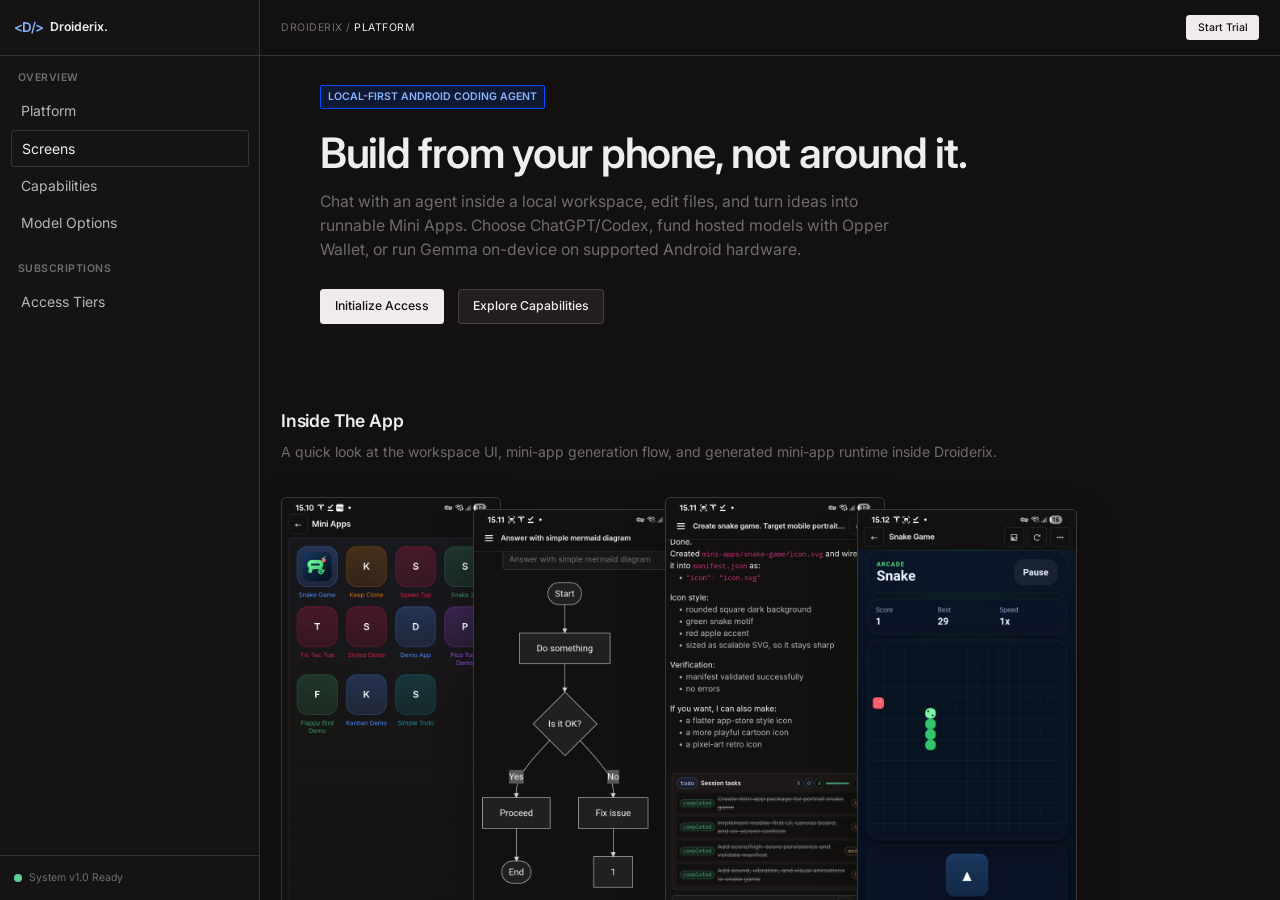
<file: website/index.html>
<!DOCTYPE html>
<html lang="en">
<head>
    <meta charset="UTF-8">
    <meta name="viewport" content="width=device-width, initial-scale=1.0">
    <meta name="description" content="A local-first coding agent for Android with local workspaces, Mini Apps, hosted model options, and optional on-device Gemma inference.">
    <title>Droiderix | Local-First Coding Agent for Android</title>
    <link rel="icon" type="image/png" href="droiderix-logo-gray.png">
    <link rel="preconnect" href="https://fonts.googleapis.com">
    <link rel="preconnect" href="https://fonts.gstatic.com" crossorigin>
    <!-- Using Inter to strictly match the Android app's typography as requested -->
    <link href="https://fonts.googleapis.com/css2?family=Inter:wght@400;500;600&display=swap" rel="stylesheet">
    <link rel="stylesheet" href="style.css">
</head>
<body>
    <div class="app-layout">
        <aside class="sidebar">
            <div class="sidebar-header">
                <div class="logo">
                    <span class="logo-mark" aria-hidden="true">&lt;D/&gt;</span>
                    <span>Droiderix.</span>
                </div>
            </div>
            
            <nav class="sidebar-nav">
                <div class="nav-group-title">Overview</div>
                <a href="#hero" class="nav-item active">Platform</a>
                <a href="#screens" class="nav-item">Screens</a>
                <a href="#capabilities" class="nav-item">Capabilities</a>
                <a href="#models" class="nav-item">Model Options</a>
                
                <div class="nav-group-title">Subscriptions</div>
                <a href="#pricing" class="nav-item">Access Tiers</a>
            </nav>

            <div class="sidebar-footer">
                <div class="status-indicator">
                    <div class="status-dot"></div>
                    <span>System v1.0 Ready</span>
                </div>
            </div>
        </aside>

        <main class="main-content">
            <header class="topbar">
                <div class="breadcrumb">DROIDERIX / <span class="text-strong">PLATFORM</span></div>
                <div class="topbar-actions">
                    <a href="#pricing" class="btn btn-primary btn-sm">Start Trial</a>
                </div>
            </header>

            <div class="content-scroll">
                <section id="hero" class="section-hero fade-in">
                    <div class="hero-badge">LOCAL-FIRST ANDROID CODING AGENT</div>
                    <h1>Build from your phone, not around it.</h1>
                    <p class="hero-subtext">Chat with an agent inside a local workspace, edit files, and turn ideas into runnable Mini Apps. Choose ChatGPT/Codex, fund hosted models with Opper Wallet, or run Gemma on-device on supported Android hardware.</p>
                    <div class="hero-actions">
                        <a href="#pricing" class="btn btn-primary">Initialize Access</a>
                        <a href="#capabilities" class="btn btn-secondary">Explore Capabilities</a>
                    </div>
                </section>

                <section id="screens" class="section-screens fade-in stagger-1">
                    <div class="section-title-wrap">
                        <h2>Inside The App</h2>
                        <p class="text-muted">A quick look at the workspace UI, mini-app generation flow, and generated mini-app runtime inside Droiderix.</p>
                    </div>

                    <div class="screenshot-stack" aria-label="Droiderix app screenshots">
                        <figure class="panel screenshot-panel screenshot-panel-1">
                            <img src="screenshots/app-grid.jpg" alt="Droiderix workspace overview" class="screenshot-image">
                        </figure>

                        <figure class="panel screenshot-panel screenshot-panel-2">
                            <img src="screenshots/simple-chat.jpg" alt="Droiderix chat session" class="screenshot-image">
                        </figure>

                        <figure class="panel screenshot-panel screenshot-panel-3">
                            <img src="screenshots/mini-app-generator.jpg" alt="Droiderix mini-app generator" class="screenshot-image">
                        </figure>

                        <figure class="panel screenshot-panel screenshot-panel-4">
                            <img src="screenshots/mini-app-snake-game.jpg" alt="Generated mini-app running in Droiderix" class="screenshot-image">
                        </figure>
                    </div>

                    <div class="screenshot-notes">
                        <div class="panel screenshot-note">
                            <h3>Workspace Overview</h3>
                            <p>Browse core surfaces from the Android app shell, including chats, files, generated mini-apps, and settings.</p>
                        </div>
                        <div class="panel screenshot-note">
                            <h3>Agent Chat</h3>
                            <p>Run tasks in persistent, workspace-scoped chats using your selected hosted or on-device model.</p>
                        </div>
                        <div class="panel screenshot-note">
                            <h3>Mini-App Generator</h3>
                            <p>Turn natural-language requests into runnable mini-app workflows inside the app runtime.</p>
                        </div>
                        <div class="panel screenshot-note">
                            <h3>Generated Runtime</h3>
                            <p>Launch and reuse generated mini-apps directly inside Droiderix without leaving the workspace.</p>
                        </div>
                    </div>
                </section>

                <section id="capabilities" class="section-grid fade-in stagger-2">
                    <div class="section-title-wrap section-title-brand">
                        <div>
                            <h2>Mini-Apps + Agent Runtime</h2>
                            <p class="text-muted">Droiderix stands out by pairing workspace-scoped agent execution with generated mini-app workflows that run inside the app host.</p>
                        </div>
                        <img src="droiderix-logo-gray.png" alt="Droiderix logo" class="section-logo-mark">
                    </div>
                    
                    <div class="grid-container">
                        <div class="panel capability-panel">
                            <div class="panel-icon">
                                <svg width="20" height="20" viewBox="0 0 24 24" fill="none" stroke="currentColor" stroke-width="1.5"><path d="M8 5H16M8 9H16M8 13H12M6 3H18A2 2 0 0 1 20 5V19A2 2 0 0 1 18 21H6A2 2 0 0 1 4 19V5A2 2 0 0 1 6 3Z" stroke-linecap="round" stroke-linejoin="round"/></svg>
                            </div>
                            <h3>Generate Runnable Mini-Apps</h3>
                            <p>Use the agent to create mini-app workflows inside your workspace, then discover, validate, launch, and reuse them directly in the Droiderix runtime.</p>
                        </div>

                        <div class="panel capability-panel">
                            <div class="panel-icon">
                                <svg width="20" height="20" viewBox="0 0 24 24" fill="none" stroke="currentColor" stroke-width="1.5"><path d="M9.5 2L14.5 22M5 8l-3 4 3 4M19 8l3 4-3 4" stroke-linecap="round" stroke-linejoin="round"/></svg>
                            </div>
                            <h3>Local Workspaces</h3>
                            <p>Keep each project in its own app-managed workspace with scoped file access, persistent chats, drafts, and run state.</p>
                        </div>

                        <div class="panel capability-panel">
                            <div class="panel-icon">
                                <svg width="20" height="20" viewBox="0 0 24 24" fill="none" stroke="currentColor" stroke-width="1.5"><path d="M4 17L10 11L4 5M12 19H20" stroke-linecap="round" stroke-linejoin="round"/></svg>
                            </div>
                            <h3>Focused Agent Tools</h3>
                            <p>Let the agent work with local files, local git status and diffs, memory, clipboard, HTTP fetches, web-to-Markdown, and device status.</p>
                        </div>

                        <div class="panel capability-panel">
                            <div class="panel-icon">
                                <svg width="20" height="20" viewBox="0 0 24 24" fill="none" stroke="currentColor" stroke-width="1.5"><path d="M12 2v20M17 5H9.5a3.5 3.5 0 0 0 0 7h5a3.5 3.5 0 0 1 0 7H6" stroke-linecap="round" stroke-linejoin="round"/></svg>
                            </div>
                            <h3>Choose Your Model Path</h3>
                            <p>Sign in with ChatGPT/Codex, use Opper Wallet to access hosted models, or install Gemma-4-E2B for local LiteRT inference on supported devices.</p>
                        </div>

                        <div class="panel capability-panel">
                            <div class="panel-icon">
                                <svg width="20" height="20" viewBox="0 0 24 24" fill="none" stroke="currentColor" stroke-width="1.5"><path d="M12 6V12L16 14M22 12A10 10 0 1 1 2 12A10 10 0 0 1 22 12Z" stroke-linecap="round" stroke-linejoin="round"/></svg>
                            </div>
                            <h3>On-Device Gemma</h3>
                            <p>Download the optional Gemma-4-E2B model once, then keep prompts and inference on your device without a hosted model connection.</p>
                        </div>

                        <div class="panel capability-panel">
                            <div class="panel-icon">
                                <svg width="20" height="20" viewBox="0 0 24 24" fill="none" stroke="currentColor" stroke-width="1.5"><path d="M5 4H19V20L12 16L5 20V4Z" stroke-linecap="round" stroke-linejoin="round"/></svg>
                            </div>
                            <h3>Local-First Persistence</h3>
                            <p>Workspaces, chats, memories, settings, and Mini App permissions stay in app-managed storage. Provider credentials use Android secure storage.</p>
                        </div>

                        <div class="panel capability-panel">
                            <div class="panel-icon">
                                <svg width="20" height="20" viewBox="0 0 24 24" fill="none" stroke="currentColor" stroke-width="1.5"><path d="M8 7V3M16 7V3M4 11H20M6 5H18A2 2 0 0 1 20 7V19A2 2 0 0 1 18 21H6A2 2 0 0 1 4 19V7A2 2 0 0 1 6 5Z" stroke-linecap="round" stroke-linejoin="round"/></svg>
                            </div>
                            <h3>Backup &amp; Restore</h3>
                            <p>Export an explicit backup when you need one and restore your local Droiderix data without depending on a Droiderix cloud account.</p>
                        </div>
                    </div>
                </section>

                <section id="models" class="section-models fade-in stagger-2">
                    <div class="section-title-wrap">
                        <h2>Choose Where Inference Runs</h2>
                        <p class="text-muted">Droiderix does not operate an inference proxy. Use a hosted provider directly, choose models through Opper Wallet, or keep inference on your Android device.</p>
                    </div>

                    <div class="model-paths">
                        <div class="panel model-path model-path-primary">
                            <div class="model-kicker">Europe-Hosted Options</div>
                            <h3>Choose models with Opper Wallet</h3>
                            <p>Top up your wallet and select from hosted providers and models, including Europe-hosted options when available. Requests go from Droiderix to Opper's gateway, which may route them to your selected model provider.</p>
                        </div>

                        <div class="panel model-path">
                            <div class="model-kicker">Direct Provider</div>
                            <h3>Sign in with ChatGPT / Codex</h3>
                            <p>Use your OpenAI access for hosted inference while Droiderix keeps the workspace and agent runtime on your phone. Prompts and requested context go directly to the provider, not through a Droiderix backend.</p>
                        </div>

                        <div class="panel model-path model-path-offline">
                            <div class="model-path-heading">
                                <div class="model-kicker">Fully On-Device</div>
                                <h3>Take Gemma offline</h3>
                            </div>
                            <div class="model-path-copy">
                                <p>On supported Android 12+ hardware, download Gemma-4-E2B once and run prompts and inference locally with LiteRT. No cloud login or model usage fee is required. Network tools connect only when you choose to use them.</p>
                                <div class="model-facts" aria-label="On-device Gemma benefits">
                                    <span>Local prompts</span>
                                    <span>Local inference</span>
                                    <span>No model usage fee</span>
                                </div>
                            </div>
                        </div>
                    </div>

                    <p class="model-note">Model availability, data residency, retention, and regional processing depend on the provider and model you select.</p>
                </section>

                <section id="pricing" class="section-pricing fade-in stagger-2">
                    <div class="section-title-wrap">
                        <h2>Access Plans</h2>
                        <p class="text-muted">Try every v1 feature free for 7 days. Subscribe through Google Play if Droiderix earns a place on your phone. Hosted model subscriptions or usage are separate; on-device Gemma inference has no model usage fee.</p>
                    </div>

                    <div class="pricing-container">
                        <div class="panel pricing-panel">
                            <div class="tier-header">Monthly</div>
                            <div class="tier-price">€2.99<span class="period">/mo</span></div>
                            <ul class="tier-features">
                                <li>All Play v1 features</li>
                                <li>7-day free trial</li>
                                <li>Cancel through Google Play</li>
                            </ul>
                            <a href="https://play.google.com/store/apps/details?id=com.droiderix.app" class="btn btn-secondary w-full">View on Google Play</a>
                        </div>

                        <div class="panel pricing-panel featured-panel">
                            <div class="featured-badge">Best Value</div>
                            <div class="tier-header">Annual</div>
                            <div class="tier-price">€24.99<span class="period">/yr</span></div>
                            <ul class="tier-features">
                                <li>All Play v1 features</li>
                                <li>Save 30% vs monthly</li>
                                <li>7-day free trial</li>
                            </ul>
                            <a href="https://play.google.com/store/apps/details?id=com.droiderix.app" class="btn btn-primary w-full">View on Google Play</a>
                        </div>
                    </div>
                </section>
                
                <footer class="app-footer">
                    <div>DROIDERIX</div>
                    <div class="text-muted">Local-first Android coding agent with persistent workspaces, Mini Apps, hosted model options, and optional on-device Gemma.<br>Built with .NET MAUI and Blazor. No Droiderix cloud account, analytics SDK, or ads.<br><a href="privacy.html">Privacy Policy</a></div>
                </footer>
            </div>
        </main>
    </div>

    <!-- Minimal JS to handle active link state -->
    <script>
        const observer = new IntersectionObserver((entries) => {
            entries.forEach(entry => {
                if (entry.isIntersecting) {
                    entry.target.classList.add('visible');
                    
                    // Update navigation automatically
                    const id = entry.target.getAttribute('id');
                    document.querySelectorAll('.nav-item').forEach(link => {
                        link.classList.remove('active');
                        if (link.getAttribute('href') === `#${id}`) {
                            link.classList.add('active');
                        }
                    });
                }
            });
        }, {
            threshold: 0.12,
            rootMargin: "0px 0px -8% 0px"
        });

        document.querySelectorAll('section').forEach((section) => {
            observer.observe(section);
        });
    </script>
</body>
</html>
</file>
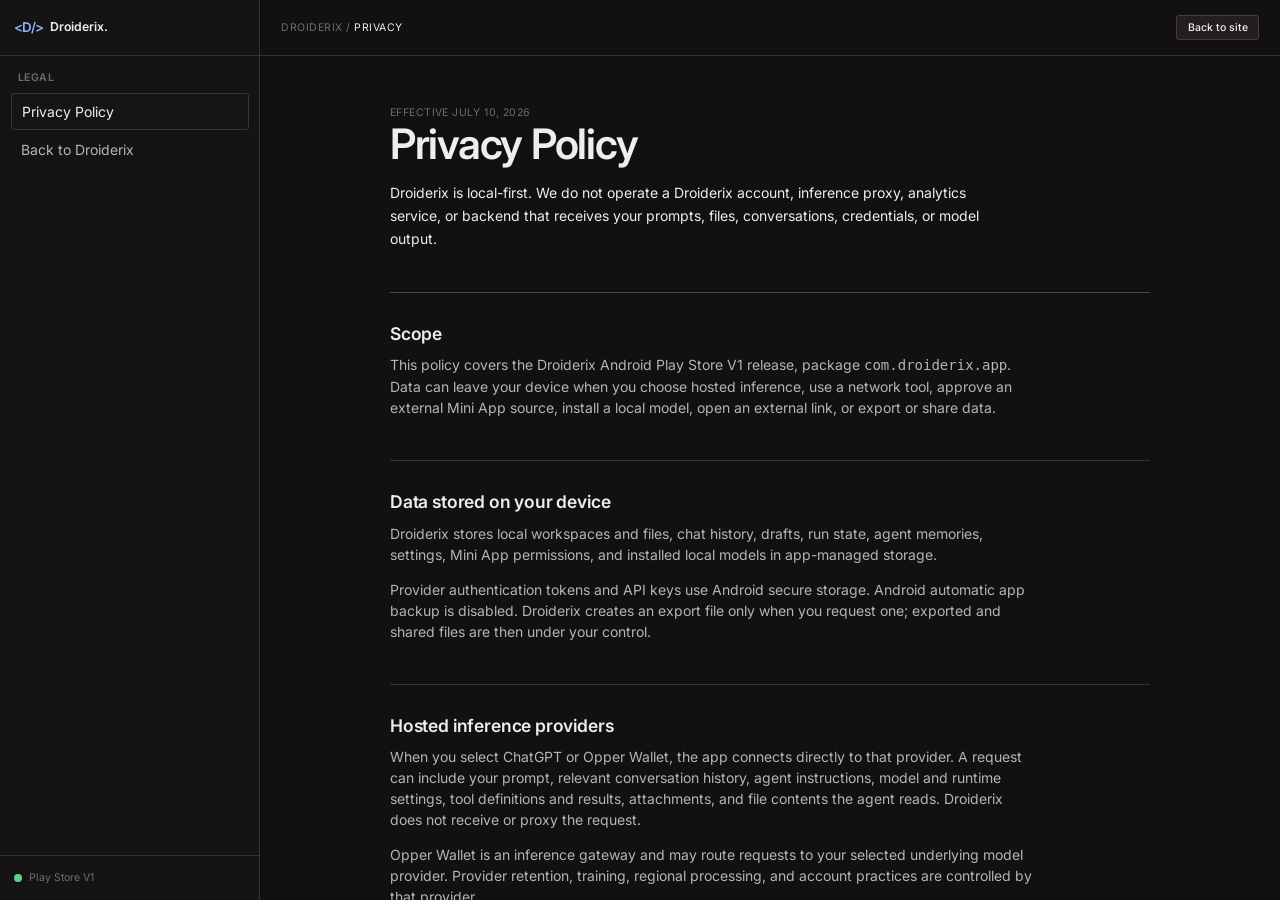
<file: website/privacy.html>
<!DOCTYPE html>
<html lang="en">
<head>
    <meta charset="UTF-8">
    <meta name="viewport" content="width=device-width, initial-scale=1.0">
    <meta name="description" content="Privacy policy for the Droiderix Android Play Store V1 release.">
    <title>Privacy Policy | Droiderix</title>
    <link rel="icon" type="image/png" href="droiderix-logo-gray.png">
    <link rel="preconnect" href="https://fonts.googleapis.com">
    <link rel="preconnect" href="https://fonts.gstatic.com" crossorigin>
    <link href="https://fonts.googleapis.com/css2?family=Inter:wght@400;500;600&amp;display=swap" rel="stylesheet">
    <link rel="stylesheet" href="style.css">
</head>
<body>
    <div class="app-layout">
        <aside class="sidebar">
            <div class="sidebar-header">
                <a class="logo" href="index.html">
                    <span class="logo-mark" aria-hidden="true">&lt;D/&gt;</span>
                    <span>Droiderix.</span>
                </a>
            </div>
            <nav class="sidebar-nav" aria-label="Legal navigation">
                <div class="nav-group-title">Legal</div>
                <a href="privacy.html" class="nav-item active" aria-current="page">Privacy Policy</a>
                <a href="index.html" class="nav-item">Back to Droiderix</a>
            </nav>
            <div class="sidebar-footer">
                <div class="status-indicator">
                    <div class="status-dot"></div>
                    <span>Play Store V1</span>
                </div>
            </div>
        </aside>

        <main class="main-content">
            <header class="topbar">
                <div class="breadcrumb">DROIDERIX / <span class="text-strong">PRIVACY</span></div>
                <a href="index.html" class="btn btn-secondary btn-sm">Back to site</a>
            </header>

            <div class="content-scroll">
                <article class="legal-page">
                    <header class="legal-header">
                        <div class="legal-effective-date">Effective July 10, 2026</div>
                        <h1>Privacy Policy</h1>
                        <p class="legal-summary">Droiderix is local-first. We do not operate a Droiderix account, inference proxy, analytics service, or backend that receives your prompts, files, conversations, credentials, or model output.</p>
                    </header>

                    <section class="legal-section">
                        <h2>Scope</h2>
                        <p>This policy covers the Droiderix Android Play Store V1 release, package <code>com.droiderix.app</code>. Data can leave your device when you choose hosted inference, use a network tool, approve an external Mini App source, install a local model, open an external link, or export or share data.</p>
                    </section>

                    <section class="legal-section">
                        <h2>Data stored on your device</h2>
                        <p>Droiderix stores local workspaces and files, chat history, drafts, run state, agent memories, settings, Mini App permissions, and installed local models in app-managed storage.</p>
                        <p>Provider authentication tokens and API keys use Android secure storage. Android automatic app backup is disabled. Droiderix creates an export file only when you request one; exported and shared files are then under your control.</p>
                    </section>

                    <section class="legal-section">
                        <h2>Hosted inference providers</h2>
                        <p>When you select ChatGPT or Opper Wallet, the app connects directly to that provider. A request can include your prompt, relevant conversation history, agent instructions, model and runtime settings, tool definitions and results, attachments, and file contents the agent reads. Droiderix does not receive or proxy the request.</p>
                        <p>Opper Wallet is an inference gateway and may route requests to your selected underlying model provider. Provider retention, training, regional processing, and account practices are controlled by that provider.</p>
                        <ul>
                            <li><a href="https://openai.com/policies/eu-privacy-policy/">OpenAI Europe Privacy Policy</a></li>
                            <li><a href="https://openai.com/policies/eu-terms-of-use/">OpenAI Europe Terms of Use</a></li>
                            <li><a href="https://openai.com/policies/service-terms/">OpenAI Service Terms</a></li>
                            <li><a href="https://opper.ai/privacy-policy">Opper Privacy Policy</a></li>
                            <li><a href="https://opper.ai/terms-of-service">Opper Terms of Service</a></li>
                            <li><a href="https://opper.ai/legal">Opper legal documents</a></li>
                        </ul>
                        <p>Review the applicable policies before signing in or sending sensitive information.</p>
                    </section>

                    <section class="legal-section">
                        <h2>Other network connections</h2>
                        <ul>
                            <li>Context7 tools send library names and documentation queries to <code>context7.com</code>.</li>
                            <li>HTTP fetch and web-to-Markdown tools connect to URLs requested by you or selected by the agent. The destination receives the request URL, headers, body, and normal connection information.</li>
                            <li>Mini Apps can load resources from listed content delivery and font services. Other detected external origins require in-app approval.</li>
                            <li>Installing Gemma-4-E2B downloads the model from Hugging Face. Inference with the installed LiteRT model stays on-device.</li>
                            <li>Authentication pages, policies, the issue tracker, and other external links open outside the app and follow the destination's policies.</li>
                        </ul>
                        <p>Droiderix does not add its own analytics or advertising identifiers to these requests.</p>
                    </section>

                    <section class="legal-section">
                        <h2>V1 features not enabled</h2>
                        <p>Play Store V1 does not enable remote or SSH workspaces, remote terminals, GitHub Copilot, custom API providers, remote agent backends, notification reading, calendar or location tools, Termux, scheduled or background agent automation, or provider-hosted cloud tools such as file search and code interpreter.</p>
                    </section>

                    <section class="legal-section">
                        <h2>Permissions</h2>
                        <p>Play Store V1 requests permissions needed for internet access, vibration, foreground data transfer, and user-requested exports on older Android versions. It does not request notification-listener, location, calendar, camera, microphone, or contacts permissions.</p>
                    </section>

                    <section class="legal-section">
                        <h2>Retention and deletion</h2>
                        <p>Local data remains until you delete it in Droiderix, clear app storage, or uninstall the app. Logging out removes credentials for that provider. Exported backups and files shared to other apps must be deleted separately.</p>
                        <p>Data sent to an inference provider or website is retained under that service's policies and account controls. Deleting local Droiderix data does not delete provider-side data.</p>
                    </section>

                    <section class="legal-section">
                        <h2>Analytics, advertising, and sale</h2>
                        <p>Droiderix does not include an analytics SDK, advertising SDK, or third-party crash-reporting SDK. We do not sell personal data. Google Play and Android may process installation and diagnostic information under Google's policies independently of Droiderix.</p>
                    </section>

                    <section class="legal-section">
                        <h2>Changes</h2>
                        <p>We may update this policy when the Play Store feature set or data handling changes. The effective date identifies the current version.</p>
                    </section>

                    <footer class="legal-contact">
                        Privacy questions: open an issue on the Droiderix GitHub repository. Do not include credentials, private code, prompts, or other sensitive information in issues.
                    </footer>
                </article>
            </div>
        </main>
    </div>
</body>
</html>
</file>
<file: website/style.css>
/* Extracted values from Android App src/DroidixAgent/wwwroot/css/app.css to match exactly */
:root {
    color-scheme: dark;

    /* ── backgrounds ── */
    --bg: #131010;
    --bg-alt: #1c1717;
    --bg-strong: #151313;
    --bg-stronger: #191515;
    --panel: #1b1818;
    --panel-muted: #171414;

    /* ── borders ── */
    --line: rgba(247, 236, 236, 0.25);
    --line-strong: rgba(247, 236, 236, 0.35);
    --line-weak: rgba(247, 236, 236, 0.15);

    /* ── text ── */
    --text: rgba(252, 249, 249, 0.70);
    --text-muted: rgba(250, 245, 244, 0.40);
    --text-strong: rgba(253, 251, 251, 0.94);

    /* ── accent ── */
    --accent: #034cff;
    --accent-strong: #89b5ff;
    --accent-soft: rgba(3, 76, 255, 0.15);
    --success: #5ecf92;

    /* ── radii ── */
    --radius-xs: 0.125rem;
    --radius-sm: 0.25rem;
    --radius-md: 0.375rem;
    --radius-lg: 0.625rem;

    /* ── buttons ── */
    --btn-primary-bg: #f1ecec;
    --btn-primary-text: #131010;
    --btn-secondary-bg: #231f1f;
}

* {
    box-sizing: border-box;
    margin: 0;
    padding: 0;
}

html, body {
    height: 100vh;
    font-family: "Inter", -apple-system, "Segoe UI", "Helvetica Neue", sans-serif;
    background: var(--bg);
    color: var(--text);
    font-size: 14px;
    line-height: 1.5;
    -webkit-font-smoothing: antialiased;
    overflow: hidden;
}

/* Typography Overrides */
h1, h2, h3 {
    color: var(--text-strong);
    font-weight: 600;
}

h1 {
    font-size: clamp(2rem, 3.5vw, 3rem);
    letter-spacing: -0.03em;
    line-height: 1.1;
    margin-bottom: 1rem;
}

h2 {
    font-size: 1.25rem;
    letter-spacing: -0.01em;
    margin-bottom: 0.5rem;
}

h3 {
    font-size: 0.875rem;
    letter-spacing: 0.01em;
    margin-bottom: 0.5rem;
}

p {
    margin-bottom: 1rem;
}

.text-strong { color: var(--text-strong); }
.text-muted { color: var(--text-muted); }

/* Layout Shell */
.app-layout {
    display: flex;
    height: 100vh;
    width: 100vw;
}

/* Sidebar Navigation */
.sidebar {
    width: 260px;
    background: var(--bg-strong);
    border-right: 1px solid var(--line-weak);
    display: flex;
    flex-direction: column;
}

.sidebar-header {
    height: 56px;
    padding: 0 1rem;
    display: flex;
    align-items: center;
    border-bottom: 1px solid var(--line-weak);
}

.logo {
    display: flex;
    align-items: center;
    gap: 0.5rem;
    color: var(--text-strong);
    text-decoration: none;
    font-weight: 600;
    font-size: 0.875rem;
}

.logo-mark {
    color: var(--accent-strong);
    font-size: 0.95rem;
    font-weight: 600;
    letter-spacing: -0.05em;
    line-height: 1;
}

.sidebar-nav {
    padding: 1rem 0.75rem;
    flex: 1;
    overflow-y: auto;
}

.nav-group-title {
    font-size: 0.75rem;
    color: var(--text-muted);
    text-transform: uppercase;
    letter-spacing: 0.05em;
    font-weight: 600;
    margin: 1.5rem 0.5rem 0.5rem;
}

.sidebar-nav .nav-group-title:first-child {
    margin-top: 0;
}

.nav-item {
    display: flex;
    align-items: center;
    padding: 0.5rem 0.75rem;
    color: var(--text);
    text-decoration: none;
    border-radius: var(--radius-sm);
    margin-bottom: 0.125rem;
    transition: all 0.1s ease;
}

.nav-item:hover {
    background: var(--bg-stronger);
    color: var(--text-strong);
}

.nav-item.active {
    background: var(--panel-muted);
    color: var(--text-strong);
    border: 1px solid var(--line-weak);
}

.sidebar-footer {
    padding: 1rem;
    border-top: 1px solid var(--line-weak);
    font-size: 0.75rem;
}

.status-indicator {
    display: flex;
    align-items: center;
    gap: 0.5rem;
    color: var(--text-muted);
}

.status-dot {
    width: 8px;
    height: 8px;
    border-radius: 50%;
    background: var(--success);
}

/* Main Content Area */
.main-content {
    flex: 1;
    display: flex;
    flex-direction: column;
    min-width: 0;
    background: var(--bg);
}

/* Topbar */
.topbar {
    height: 56px;
    border-bottom: 1px solid var(--line-weak);
    display: flex;
    align-items: center;
    justify-content: space-between;
    padding: 0 1.5rem;
    background: var(--bg);
}

.breadcrumb {
    font-size: 0.75rem;
    color: var(--text-muted);
    letter-spacing: 0.05em;
}

/* Content Scrollable */
.content-scroll {
    flex: 1;
    overflow-y: auto;
    padding: 2rem 1.5rem 4rem;
    scroll-behavior: smooth;
}

section {
    max-width: 900px;
    margin: 0 auto 6rem;
}

/* Base Panel Component */
.panel {
    background: var(--panel);
    border: 1px solid var(--line-weak);
    border-radius: var(--radius-md);
    padding: 1.5rem;
}

/* Buttons */
.btn {
    display: inline-flex;
    align-items: center;
    justify-content: center;
    padding: 0.5rem 1rem;
    border-radius: var(--radius-sm);
    font-weight: 500;
    font-size: 0.875rem;
    text-decoration: none;
    cursor: pointer;
    transition: all 0.15s ease;
    border: 1px solid transparent;
}

.btn-sm {
    padding: 0.25rem 0.75rem;
    font-size: 0.75rem;
}

.w-full {
    width: 100%;
}

.btn-primary {
    background: var(--btn-primary-bg);
    color: var(--btn-primary-text);
}

.btn-primary:hover {
    background: var(--text-strong);
}

.btn-secondary {
    background: var(--btn-secondary-bg);
    color: var(--text-strong);
    border-color: var(--line-weak);
}

.btn-secondary:hover {
    background: var(--bg-stronger);
    border-color: var(--line-strong);
}

/* Hero Section */
.hero-badge {
    display: inline-block;
    padding: 0.25rem 0.5rem;
    background: var(--accent-soft);
    color: var(--accent-strong);
    border: 1px solid var(--accent);
    border-radius: var(--radius-xs);
    font-size: 0.75rem;
    font-weight: 600;
    margin-bottom: 1.5rem;
}

.hero-subtext {
    font-size: 1.125rem;
    color: var(--text-muted);
    max-width: 600px;
    margin-bottom: 2rem;
}

.hero-actions {
    display: flex;
    gap: 1rem;
}

.section-screens {
    max-width: 980px;
}

.screenshot-stack {
    display: flex;
    align-items: flex-start;
    padding: 0.5rem 0 0;
    overflow: visible;
}

.screenshot-panel {
    overflow: hidden;
    padding: 0;
    align-self: start;
    flex: 0 0 220px;
    position: relative;
    box-shadow: 0 18px 42px rgba(0, 0, 0, 0.28);
}

.screenshot-panel + .screenshot-panel {
    margin-left: -28px;
}

.screenshot-panel-1 {
    z-index: 1;
}

.screenshot-panel-2 {
    z-index: 2;
    transform: translateY(12px);
}

.screenshot-panel-3 {
    z-index: 3;
}

.screenshot-panel-4 {
    z-index: 4;
    transform: translateY(12px);
}

.screenshot-image {
    display: block;
    width: 100%;
    max-width: 100%;
    height: auto;
    background: var(--bg-strong);
}

.screenshot-notes {
    display: grid;
    grid-template-columns: repeat(4, minmax(0, 1fr));
    gap: 0.75rem;
    margin-top: 1.25rem;
}

.screenshot-note {
    padding: 1rem;
}

.screenshot-note p {
    margin: 0;
    font-size: 0.875rem;
    color: var(--text-muted);
}

/* Grid Sections (Bento styling to match native app utility) */
.section-title-wrap {
    margin-bottom: 2rem;
}

.section-title-brand {
    display: flex;
    align-items: flex-start;
    justify-content: space-between;
    gap: 1.5rem;
}

.section-logo-mark {
    width: 96px;
    height: auto;
    flex: 0 0 auto;
    opacity: 0.4;
}

.grid-container {
    display: grid;
    grid-template-columns: repeat(auto-fit, minmax(250px, 1fr));
    gap: 1rem;
}

.capability-panel {
    display: flex;
    flex-direction: column;
}

.panel-icon {
    width: 32px;
    height: 32px;
    border-radius: var(--radius-sm);
    background: var(--bg-strong);
    border: 1px solid var(--line-weak);
    display: flex;
    align-items: center;
    justify-content: center;
    color: var(--text-strong);
    margin-bottom: 1rem;
}

.capability-panel p {
    font-size: 0.875rem;
    color: var(--text-muted);
    margin: 0;
    flex: 1;
}

.model-paths {
    display: grid;
    grid-template-columns: 1.15fr 1fr;
    gap: 1.25rem;
}

.model-path {
    padding: 1.75rem;
    background: linear-gradient(180deg, rgba(255, 255, 255, 0.02), rgba(255, 255, 255, 0));
}

.model-path-primary {
    border-color: rgba(3, 76, 255, 0.45);
    background:
        radial-gradient(circle at top left, rgba(3, 76, 255, 0.18), transparent 52%),
        linear-gradient(180deg, rgba(255, 255, 255, 0.03), rgba(255, 255, 255, 0));
}

.model-kicker {
    display: inline-block;
    margin-bottom: 0.75rem;
    padding: 0.2rem 0.45rem;
    border-radius: var(--radius-xs);
    border: 1px solid var(--line-weak);
    color: var(--accent-strong);
    background: rgba(3, 76, 255, 0.12);
    font-size: 0.7rem;
    font-weight: 600;
    letter-spacing: 0.04em;
    text-transform: uppercase;
}

.model-path h3 {
    font-size: 1rem;
    margin-bottom: 0.75rem;
}

.model-path p {
    margin: 0;
    color: var(--text-muted);
}

.model-path-offline {
    grid-column: 1 / -1;
    display: grid;
    grid-template-columns: minmax(180px, 0.7fr) 1.3fr;
    column-gap: 2rem;
    align-items: start;
    border-color: rgba(94, 207, 146, 0.35);
    background: radial-gradient(circle at bottom right, rgba(94, 207, 146, 0.1), transparent 45%);
}

.model-facts {
    display: flex;
    flex-wrap: wrap;
    gap: 0.5rem;
    margin-top: 1.25rem;
}

.model-facts span {
    padding: 0.25rem 0.5rem;
    border: 1px solid var(--line-weak);
    border-radius: var(--radius-xs);
    color: var(--text);
    font-size: 0.75rem;
}

.model-note {
    max-width: 70ch;
    margin: 1rem 0 0;
    color: var(--text-muted);
    font-size: 0.75rem;
}

/* Pricing */
.pricing-container {
    display: grid;
    grid-template-columns: repeat(2, minmax(240px, 1fr));
    gap: 1rem;
    align-items: start;
    max-width: 640px;
}

.pricing-panel {
    display: flex;
    flex-direction: column;
    position: relative;
}

.featured-panel {
    border-color: var(--accent);
    background: var(--panel-muted);
}

.featured-badge {
    position: absolute;
    top: -10px;
    right: 1.5rem;
    background: var(--accent);
    color: white;
    font-size: 0.65rem;
    padding: 0.125rem 0.5rem;
    border-radius: var(--radius-xs);
    font-weight: 600;
    text-transform: uppercase;
}

.tier-header {
    font-size: 0.875rem;
    color: var(--text-muted);
    font-weight: 600;
    text-transform: uppercase;
    letter-spacing: 0.05em;
    margin-bottom: 0.5rem;
}

.tier-price {
    font-size: 2rem;
    color: var(--text-strong);
    font-weight: 600;
    margin-bottom: 1.5rem;
    border-bottom: 1px solid var(--line-weak);
    padding-bottom: 1.5rem;
}

.period {
    font-size: 0.875rem;
    color: var(--text-muted);
    font-weight: 400;
}

.tier-features {
    list-style: none;
    margin-bottom: 2rem;
    flex: 1;
}

.tier-features li {
    font-size: 0.875rem;
    padding: 0.5rem 0;
    position: relative;
    padding-left: 1.5rem;
    color: var(--text);
}

.tier-features li::before {
    content: "✓";
    position: absolute;
    left: 0;
    color: var(--accent-strong);
    font-weight: bold;
}

/* Footer */
.app-footer {
    border-top: 1px solid var(--line-weak);
    padding: 2rem 0 0;
    display: flex;
    justify-content: space-between;
    align-items: flex-end;
    font-size: 0.75rem;
}

.app-footer a,
.legal-page a {
    color: var(--accent-strong);
}

.legal-page {
    width: min(100%, 760px);
    margin: 0 auto;
}

.legal-header {
    padding: 1.5rem 0 2rem;
    border-bottom: 1px solid var(--line);
}

.legal-header h1 {
    margin-bottom: 0.75rem;
}

.legal-effective-date {
    color: var(--text-muted);
    font-size: 0.75rem;
    letter-spacing: 0.04em;
    text-transform: uppercase;
}

.legal-summary {
    max-width: 68ch;
    margin-top: 1rem;
    color: var(--text-strong);
    font-size: 1rem;
    line-height: 1.65;
}

.legal-section {
    max-width: none;
    margin: 0;
    padding: 2rem 0;
    border-bottom: 1px solid var(--line-weak);
}

.legal-section p,
.legal-section li {
    max-width: 72ch;
}

.legal-section p + p,
.legal-section p + ul,
.legal-section ul + p {
    margin-top: 1rem;
}

.legal-section ul {
    padding-left: 1.25rem;
}

.legal-section li + li {
    margin-top: 0.4rem;
}

.legal-contact {
    margin-top: 2rem;
    padding-bottom: 2rem;
    color: var(--text-muted);
    font-size: 0.8rem;
}

/* Interactions / Animations */
.fade-in {
    opacity: 0;
    transform: translateY(10px);
    transition: opacity 0.6s ease, transform 0.6s ease;
}

.fade-in.visible {
    opacity: 1;
    transform: translateY(0);
}

/* Mobile Responsiveness */
@media (max-width: 768px) {
    html, body {
        height: auto;
        min-height: 100%;
        overflow-x: hidden;
        overflow-y: auto;
    }
    .app-layout {
        flex-direction: column;
        height: auto;
        min-height: 100vh;
    }
    .sidebar { display: none; }
    .main-content {
        min-height: 100vh;
    }
    .topbar {
        position: sticky;
        top: 0;
        z-index: 10;
    }
    .content-scroll {
        overflow: visible;
        flex: initial;
    }
    .content-scroll { padding: 1.5rem 1rem; }
    .app-footer { flex-direction: column; align-items: flex-start; gap: 1rem; }
    .hero-actions { flex-wrap: wrap; }
    .section-screens { max-width: 760px; }
    .screenshot-stack {
        display: grid;
        grid-template-columns: 1fr;
        gap: 1rem;
        overflow: visible;
        padding: 0;
    }
    .screenshot-panel {
        flex-basis: auto;
        box-shadow: none;
        transform: none;
    }
    .screenshot-panel + .screenshot-panel {
        margin-left: 0;
    }
    .screenshot-notes {
        grid-template-columns: 1fr;
    }
    .model-paths {
        grid-template-columns: 1fr;
        gap: 1rem;
    }
    .model-path-offline { display: block; }
    .model-facts { margin-top: 1.25rem; }
    .pricing-container { grid-template-columns: 1fr; }
    .section-title-brand {
        flex-direction: row;
        align-items: center;
    }
    .section-logo-mark { width: 72px; }
}
</file>
